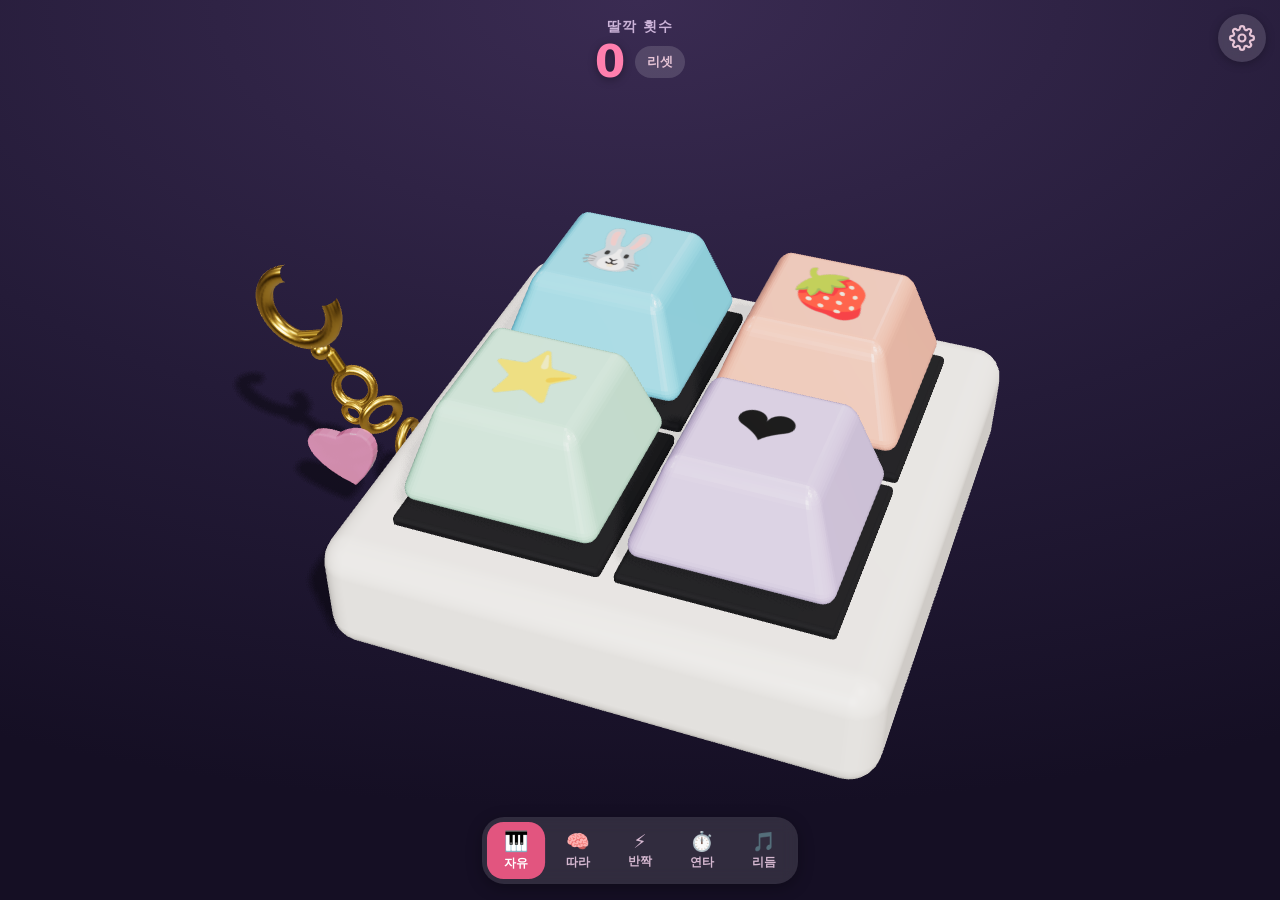
<file: index.html>
<!DOCTYPE html>
<html lang="ko">
<head>
<meta charset="utf-8">
<meta name="viewport" content="width=device-width, initial-scale=1, viewport-fit=cover, user-scalable=no">
<meta name="theme-color" content="#241b38">
<title>키캡 키링 — 딸깍딸깍</title>
<link rel="icon" href="favicon.svg" type="image/svg+xml">
<link rel="apple-touch-icon" href="icons/icon-192.png">
<link rel="manifest" href="manifest.webmanifest">
<link rel="stylesheet" href="css/base.css">
<link rel="stylesheet" href="css/keycap.css">
<link rel="stylesheet" href="css/ui.css">
</head>
<body>

<div class="counter-wrap">
  <div class="counter-label">딸깍 횟수</div>
  <div class="counter-line">
    <div id="counter" class="counter" aria-live="polite">0</div>
    <button id="resetBtn" class="reset-mini" aria-label="카운터 초기화">리셋</button>
  </div>
</div>

<!-- 게임 HUD -->
<div id="gameHud" class="game-hud" hidden>
  <div id="hudBig"></div>
  <div id="hudSub"></div>
  <button id="startBtn" class="start-btn" hidden>▶ 시작!</button>
</div>
<!-- 연타 랭킹 (연타 모드 동안 화면 오른쪽에 상시 표시) -->
<aside id="hudRank" class="hud-rank" hidden></aside>

<!-- 키캡을 누르는 히트 영역 전체 (Three.js 캔버스) -->
<main id="stage" aria-label="키캡 키링 장난감">
  <canvas id="toy" aria-hidden="true"></canvas>
</main>

<!-- 게임 모드 선택 바 -->
<nav id="modeBar" class="mode-bar" aria-label="게임 모드">
  <button data-mode="free" class="selected"><span class="mi">🎹</span><span>자유</span></button>
  <button data-mode="simon"><span class="mi">🧠</span><span>따라</span></button>
  <button data-mode="mole"><span class="mi">⚡</span><span>반짝</span></button>
  <button data-mode="speed"><span class="mi">⏱️</span><span>연타</span></button>
  <button data-mode="rhythm"><span class="mi">🎵</span><span>리듬</span></button>
</nav>

<!-- 설정 버튼 -->
<button id="settingsBtn" class="settings-btn" aria-label="설정 열기">
  <svg viewBox="0 0 24 24" width="26" height="26" fill="none" stroke="currentColor" stroke-width="2" stroke-linecap="round" stroke-linejoin="round">
    <circle cx="12" cy="12" r="3.2"/>
    <path d="M19.4 15a1.7 1.7 0 0 0 .34 1.87l.06.06a2 2 0 1 1-2.83 2.83l-.06-.06a1.7 1.7 0 0 0-1.87-.34 1.7 1.7 0 0 0-1 1.55V21a2 2 0 1 1-4 0v-.09a1.7 1.7 0 0 0-1-1.55 1.7 1.7 0 0 0-1.87.34l-.06.06a2 2 0 1 1-2.83-2.83l.06-.06a1.7 1.7 0 0 0 .34-1.87 1.7 1.7 0 0 0-1.55-1H3a2 2 0 1 1 0-4h.09a1.7 1.7 0 0 0 1.55-1 1.7 1.7 0 0 0-.34-1.87l-.06-.06a2 2 0 1 1 2.83-2.83l.06.06a1.7 1.7 0 0 0 1.87.34h.09a1.7 1.7 0 0 0 1-1.55V3a2 2 0 1 1 4 0v.09a1.7 1.7 0 0 0 1 1.55 1.7 1.7 0 0 0 1.87-.34l.06-.06a2 2 0 1 1 2.83 2.83l-.06.06a1.7 1.7 0 0 0-.34 1.87v.09a1.7 1.7 0 0 0 1.55 1H21a2 2 0 1 1 0 4h-.09a1.7 1.7 0 0 0-1.55 1z"/>
  </svg>
</button>

<!-- 설정 바텀 시트 -->
<div id="sheetBackdrop" class="sheet-backdrop" hidden></div>
<section id="sheet" class="sheet" hidden aria-label="설정">
  <div class="sheet-handle"></div>

  <h2>배치</h2>
  <div id="layoutPicker" class="layout-picker">
    <button class="layout-card" data-layout="row"><span class="layout-icon">▭▭▭▭</span><b>일렬</b><small>1×4</small></button>
    <button class="layout-card" data-layout="grid"><span class="layout-icon">▣</span><b>사각형</b><small>2×2</small></button>
  </div>

  <h2>스위치</h2>
  <div id="switchPicker" class="switch-picker">
    <button class="switch-card" data-switch="blue"><span class="stem-dot" style="--dot:#2f9dff"></span><b>청축</b><small>찰칵찰칵</small></button>
    <button class="switch-card" data-switch="brown"><span class="stem-dot" style="--dot:#9d7362"></span><b>갈축</b><small>톡톡</small></button>
    <button class="switch-card" data-switch="red"><span class="stem-dot" style="--dot:#ff5f5f"></span><b>적축</b><small>부드러움</small></button>
  </div>

  <h2>꾸밀 키 고르기</h2>
  <div id="keyTabs" class="key-tabs"></div>

  <h2>키캡 색상</h2>
  <div id="colorPicker" class="swatch-row"></div>

  <h2>도안 고르기</h2>
  <div id="designPicker" class="design-grid"></div>

  <h2>직접 만들기</h2>
  <div class="custom-row">
    <input id="customText" type="text" maxlength="2" placeholder="이름 (2글자)" autocomplete="off">
    <div id="textColorPicker" class="swatch-row small"></div>
  </div>

  <h2>LED 불빛</h2>
  <div id="ledPicker" class="swatch-row"></div>

  <h2>효과</h2>
  <div class="toggle-row">
    <label class="toggle"><input id="soundToggle" type="checkbox" checked><span></span> 소리</label>
    <label class="toggle" id="hapticsRow"><input id="hapticsToggle" type="checkbox" checked><span></span> 진동</label>
  </div>
  <p class="hint">📱 아이폰은 무음 모드에서 소리가 나지 않아요. 무음 스위치를 꺼 주세요!</p>
</section>

<script type="module" src="js/main.js"></script>
</body>
</html>
</file>
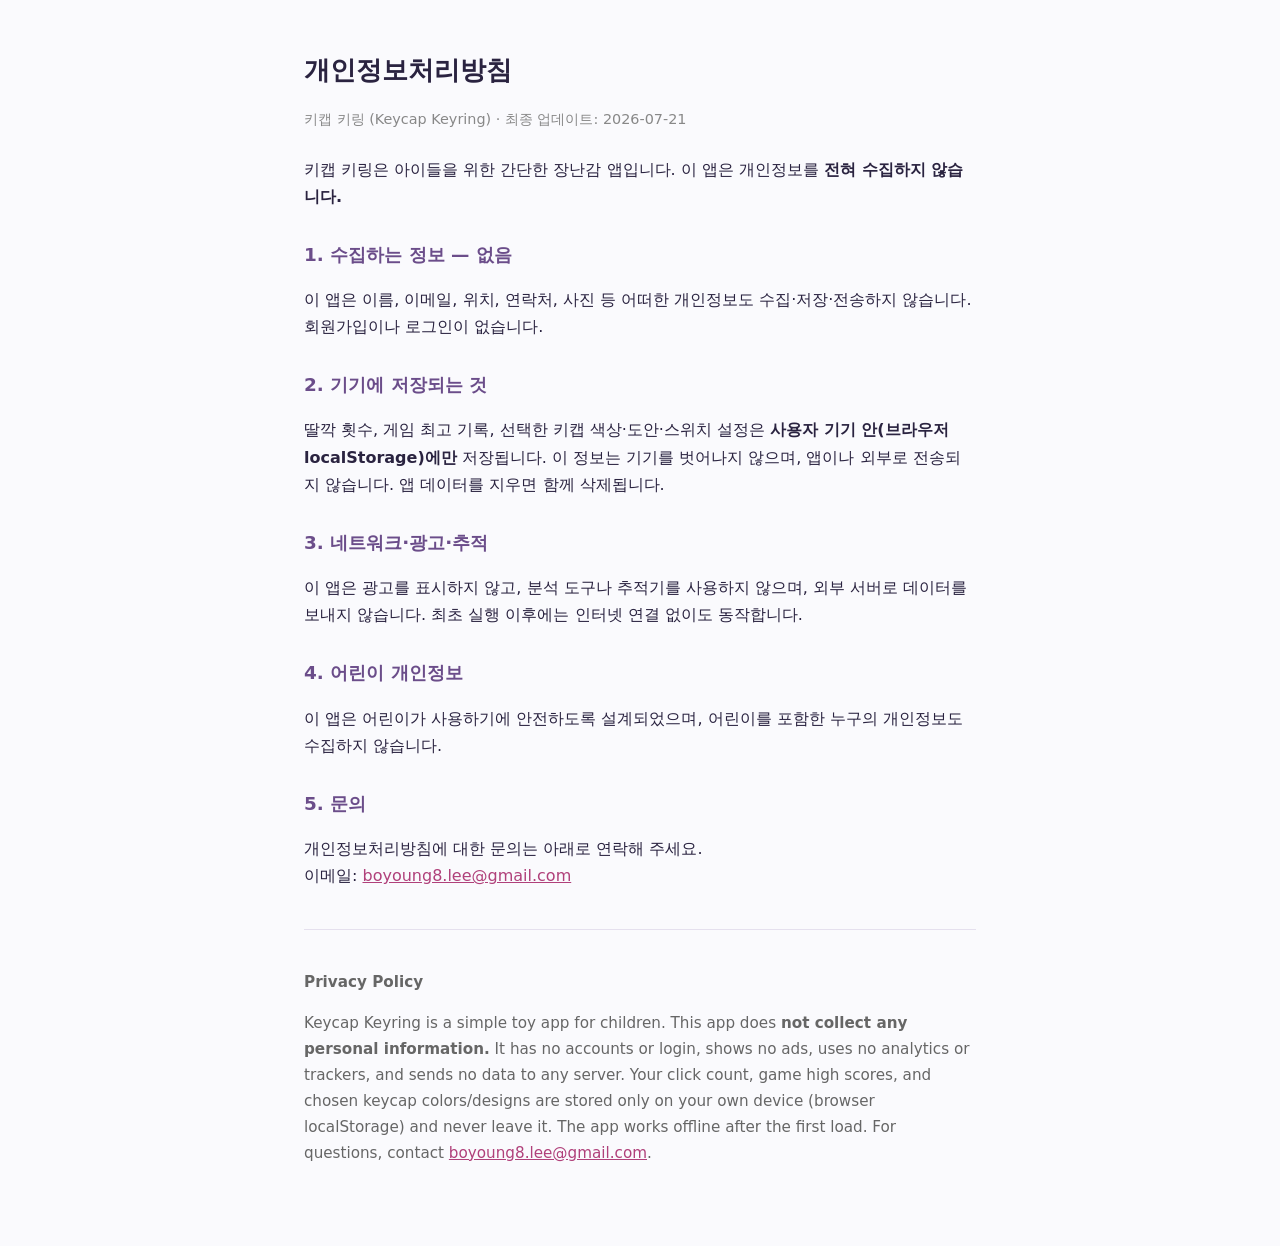
<file: privacy.html>
<!DOCTYPE html>
<html lang="ko">
<head>
<meta charset="utf-8">
<meta name="viewport" content="width=device-width, initial-scale=1">
<title>개인정보처리방침 — 키캡 키링</title>
<style>
  body { max-width: 42rem; margin: 0 auto; padding: 2rem 1.2rem 4rem;
    font-family: "Apple SD Gothic Neo", "Noto Sans KR", system-ui, sans-serif;
    line-height: 1.7; color: #2a2340; background: #fafafd; }
  h1 { font-size: 1.6rem; margin-bottom: .3rem; }
  h2 { font-size: 1.15rem; margin: 1.8rem 0 .5rem; color: #6b4d8a; }
  .updated { color: #888; font-size: .9rem; margin-bottom: 1.5rem; }
  ul { padding-left: 1.2rem; }
  a { color: #b0407a; }
  .en { color: #666; font-size: .95rem; }
</style>
</head>
<body>
  <h1>개인정보처리방침</h1>
  <p class="updated">키캡 키링 (Keycap Keyring) · 최종 업데이트: 2026-07-21</p>

  <p>키캡 키링은 아이들을 위한 간단한 장난감 앱입니다. 이 앱은 개인정보를 <strong>전혀 수집하지 않습니다.</strong></p>

  <h2>1. 수집하는 정보 — 없음</h2>
  <p>이 앱은 이름, 이메일, 위치, 연락처, 사진 등 어떠한 개인정보도 수집·저장·전송하지 않습니다. 회원가입이나 로그인이 없습니다.</p>

  <h2>2. 기기에 저장되는 것</h2>
  <p>딸깍 횟수, 게임 최고 기록, 선택한 키캡 색상·도안·스위치 설정은 <strong>사용자 기기 안(브라우저 localStorage)에만</strong> 저장됩니다. 이 정보는 기기를 벗어나지 않으며, 앱이나 외부로 전송되지 않습니다. 앱 데이터를 지우면 함께 삭제됩니다.</p>

  <h2>3. 네트워크·광고·추적</h2>
  <p>이 앱은 광고를 표시하지 않고, 분석 도구나 추적기를 사용하지 않으며, 외부 서버로 데이터를 보내지 않습니다. 최초 실행 이후에는 인터넷 연결 없이도 동작합니다.</p>

  <h2>4. 어린이 개인정보</h2>
  <p>이 앱은 어린이가 사용하기에 안전하도록 설계되었으며, 어린이를 포함한 누구의 개인정보도 수집하지 않습니다.</p>

  <h2>5. 문의</h2>
  <p>개인정보처리방침에 대한 문의는 아래로 연락해 주세요.<br>
  이메일: <a href="mailto:boyoung8.lee@gmail.com">boyoung8.lee@gmail.com</a></p>

  <hr style="margin:2.5rem 0; border:none; border-top:1px solid #e5e0ee;">

  <h1 class="en">Privacy Policy</h1>
  <p class="en">Keycap Keyring is a simple toy app for children. This app does <strong>not collect any personal information.</strong> It has no accounts or login, shows no ads, uses no analytics or trackers, and sends no data to any server. Your click count, game high scores, and chosen keycap colors/designs are stored only on your own device (browser localStorage) and never leave it. The app works offline after the first load. For questions, contact <a href="mailto:boyoung8.lee@gmail.com">boyoung8.lee@gmail.com</a>.</p>
</body>
</html>
</file>
<file: css/base.css>
/* 리셋 + 뷰포트 잠금 */
*, *::before, *::after { box-sizing: border-box; margin: 0; padding: 0; }

:root {
  /* JS가 상태에 따라 갱신하는 테마 변수 */
  --cap-face: #f6f4ee;
  --cap-side: #d9d4c7;
  --led-color: #ffd166;
  --travel: 13px;
}

html, body {
  height: 100%;
  overscroll-behavior: none;
}

body {
  position: fixed;           /* 스크롤/당겨서 새로고침 완전 차단 */
  inset: 0;
  overflow: hidden;
  touch-action: none;
  user-select: none;
  -webkit-user-select: none;
  -webkit-touch-callout: none;
  -webkit-tap-highlight-color: transparent;
  font-family: "Pretendard", "Apple SD Gothic Neo", "Noto Sans KR", system-ui, sans-serif;
  background:
    radial-gradient(120% 90% at 50% 0%, #3a2b52 0%, #241b38 55%, #150f24 100%);
  color: #f0dce8;
}

button {
  font: inherit;
  color: inherit;
  background: none;
  border: none;
  cursor: pointer;
  -webkit-tap-highlight-color: transparent;
}

input { font: inherit; }

/* 게임 톤다운: 배경도 함께 어두워짐 (캔버스 뒤 오버레이) */
body::before {
  content: "";
  position: fixed;
  inset: 0;
  background: #0b0715;
  opacity: 0;
  transition: opacity 450ms ease;
  pointer-events: none;
  z-index: 0;
}
body.game-dim::before { opacity: 0.55; }
#stage { z-index: 1; }
</file>
<file: css/keycap.css>
/* 장난감 무대 (Three.js 캔버스) */
#stage {
  position: fixed;
  inset: 0;
  touch-action: none;
}

#toy {
  display: block;
  width: 100%;
  height: 100%;
  touch-action: none;
}
</file>
<file: css/ui.css>
/* ── 카운터 ── */
.counter-wrap {
  position: fixed;
  top: max(18px, env(safe-area-inset-top));
  left: 0; right: 0;
  text-align: center;
  pointer-events: none;
  z-index: 5;
}
.counter-label {
  font-size: 14px;
  font-weight: 600;
  color: #cbb3d8;
  letter-spacing: 0.06em;
}
.counter-line {
  display: flex;
  align-items: center;
  justify-content: center;
  gap: 10px;
}
.counter {
  font-size: 44px;
  font-weight: 800;
  font-variant-numeric: tabular-nums;
  color: #ff7fae;
  text-shadow: 0 2px 8px rgba(0, 0, 0, 0.35);
}
.reset-mini {
  pointer-events: auto;
  height: 32px;
  padding: 0 12px;
  border-radius: 16px;
  background: rgba(255, 255, 255, 0.14);
  color: #e6c4d6;
  font-size: 13px;
  font-weight: 700;
  transition: background 120ms;
}
.reset-mini:active { background: rgba(255, 255, 255, 0.3); }
.counter.pop { animation: pop 130ms ease-out; }
@keyframes pop {
  0% { transform: scale(1); }
  40% { transform: scale(1.16); }
  100% { transform: scale(1); }
}

/* ── 게임 HUD ── */
.game-hud {
  position: fixed;
  top: calc(max(18px, env(safe-area-inset-top)) + 96px);
  left: 0; right: 0;
  text-align: center;
  pointer-events: none;
  z-index: 5;
}
#hudBig {
  font-size: 25px;
  font-weight: 800;
  color: #ffeef6;
  text-shadow: 0 2px 8px rgba(0, 0, 0, 0.4);
}
#hudSub {
  font-size: 14px;
  font-weight: 600;
  color: #cbb3d8;
  margin-top: 2px;
}
.start-btn {
  pointer-events: auto;
  margin-top: 14px;
  padding: 13px 36px;
  border-radius: 26px;
  background: #e2557f;
  color: #fff;
  font-size: 19px;
  font-weight: 800;
  box-shadow: 0 4px 16px rgba(226, 85, 127, 0.5);
  transition: transform 100ms;
}
.start-btn:active { transform: scale(0.94); }

/* 연타 랭킹: 화면 오른쪽 가장자리에 상시 표시 (장난감을 가리지 않게 작게) */
.hud-rank {
  position: fixed;
  right: 8px;
  top: 31%;
  z-index: 6;
  padding: 9px 12px;
  border-radius: 14px;
  background: rgba(255, 255, 255, 0.1);
  backdrop-filter: blur(6px);
  -webkit-backdrop-filter: blur(6px);
  font-size: 13px;
  font-weight: 700;
  color: #ffeef6;
  line-height: 1.75;
  text-align: left;
  font-variant-numeric: tabular-nums;
  pointer-events: none;
}
.hud-rank b {
  display: block;
  font-size: 11px;
  color: #cbb3d8;
  letter-spacing: 0.05em;
  margin-bottom: 2px;
}

/* ── 게임 모드 바 ── */
.mode-bar {
  position: fixed;
  left: 50%;
  transform: translateX(-50%);
  bottom: max(16px, env(safe-area-inset-bottom));
  display: flex;
  gap: 6px;
  padding: 6px;
  border-radius: 22px;
  background: rgba(255, 255, 255, 0.12);
  backdrop-filter: blur(8px);
  -webkit-backdrop-filter: blur(8px);
  box-shadow: 0 4px 16px rgba(0, 0, 0, 0.3);
  z-index: 20;
}
.mode-bar button {
  display: flex;
  flex-direction: column;
  align-items: center;
  gap: 1px;
  min-width: 56px;
  padding: 7px 6px;
  border-radius: 16px;
  font-size: 12px;
  font-weight: 700;
  color: #d5b8d0;
  transition: background 120ms, color 120ms, transform 100ms;
}
.mode-bar button .mi { font-size: 19px; }
.mode-bar button.selected {
  background: #e2557f;
  color: #fff;
  transform: scale(1.04);
}

/* ── 설정 버튼 ── */
.settings-btn {
  position: fixed;
  top: max(14px, env(safe-area-inset-top));
  right: 14px;
  width: 48px; height: 48px;
  border-radius: 50%;
  display: grid;
  place-items: center;
  background: rgba(255, 255, 255, 0.14);
  backdrop-filter: blur(6px);
  -webkit-backdrop-filter: blur(6px);
  box-shadow: 0 2px 10px rgba(0, 0, 0, 0.25);
  color: #e6c4d6;
  z-index: 20;
  transition: transform 120ms ease;
}
.settings-btn:active { transform: rotate(30deg) scale(0.92); }

/* ── 바텀 시트 ── */
.sheet-backdrop {
  position: fixed;
  inset: 0;
  background: rgba(60, 30, 45, 0.35);
  z-index: 30;
  opacity: 0;
  transition: opacity 220ms ease;
}
.sheet-backdrop.open { opacity: 1; }

.sheet {
  position: fixed;
  left: 0; right: 0; bottom: 0;
  max-height: 78vh;
  overflow-y: auto;
  touch-action: pan-y;
  background: #fffafc;
  border-radius: 22px 22px 0 0;
  box-shadow: 0 -8px 30px rgba(120, 60, 90, 0.25);
  padding: 10px 20px calc(24px + env(safe-area-inset-bottom));
  z-index: 31;
  transform: translateY(100%);
  transition: transform 250ms cubic-bezier(0.2, 0.9, 0.3, 1);
  user-select: none;
  -webkit-user-select: none;
}
.sheet.open { transform: translateY(0); }

.sheet-handle {
  width: 44px; height: 5px;
  border-radius: 3px;
  background: #e5c9d6;
  margin: 6px auto 4px;
}
.sheet h2 {
  font-size: 14px;
  font-weight: 700;
  color: #b06a88;
  margin: 18px 0 8px;
}
.hint {
  font-size: 12px;
  color: #b99;
  margin-top: 8px;
}

/* 배치 카드 */
.layout-picker { display: flex; gap: 8px; }
.layout-card {
  flex: 1;
  display: flex;
  flex-direction: column;
  align-items: center;
  gap: 2px;
  padding: 10px 4px;
  border-radius: 14px;
  background: #fff;
  border: 2px solid #f0dbe5;
  transition: border-color 120ms, background 120ms;
}
.layout-card.selected { border-color: #e2557f; background: #fff0f5; }
.layout-card b { font-size: 15px; }
.layout-card small { font-size: 11px; opacity: 0.6; }
.layout-icon { font-size: 15px; letter-spacing: -1px; color: #b06a88; }

/* 꾸밀 키 선택 탭 */
.key-tabs { display: flex; gap: 8px; }
.key-tab {
  flex: 1;
  display: flex;
  flex-direction: column;
  align-items: center;
  gap: 2px;
  padding: 8px 2px;
  border-radius: 14px;
  background: #fff;
  border: 2px solid #f0dbe5;
  border-top: 5px solid var(--tab-color, #eef2fb);
  transition: border-color 120ms, background 120ms, transform 100ms;
}
.key-tab.selected { border-color: #e2557f; border-top-color: var(--tab-color, #eef2fb); background: #fff0f5; transform: scale(1.05); }
.key-tab small { font-size: 10px; font-weight: 700; color: #b06a88; }
.key-tab span { font-size: 20px; font-weight: 700; line-height: 1.2; max-width: 100%; overflow: hidden; text-overflow: ellipsis; white-space: nowrap; }

/* 스위치 카드 */
.switch-picker { display: flex; gap: 8px; }
.switch-card {
  flex: 1;
  display: flex;
  flex-direction: column;
  align-items: center;
  gap: 2px;
  padding: 10px 4px;
  border-radius: 14px;
  background: #fff;
  border: 2px solid #f0dbe5;
  transition: border-color 120ms, background 120ms;
}
.switch-card.selected { border-color: #e2557f; background: #fff0f5; }
.switch-card b { font-size: 15px; }
.switch-card small { font-size: 11px; opacity: 0.6; }
.stem-dot {
  width: 18px; height: 18px;
  border-radius: 5px;
  background: var(--dot);
  position: relative;
  margin-bottom: 4px;
}
.stem-dot::before, .stem-dot::after {
  content: "";
  position: absolute;
  background: rgba(255, 255, 255, 0.85);
  left: 50%; top: 50%;
}
.stem-dot::before { width: 3px; height: 12px; transform: translate(-50%, -50%); }
.stem-dot::after  { width: 12px; height: 3px; transform: translate(-50%, -50%); }

/* 색상 스와치 */
.swatch-row { display: flex; flex-wrap: wrap; gap: 10px; }
.swatch-row.small { gap: 7px; }
.swatch {
  width: 40px; height: 40px;
  border-radius: 50%;
  border: 3px solid transparent;
  background: var(--sw);
  box-shadow: inset 0 -3px 6px rgba(0,0,0,0.12), inset 0 3px 6px rgba(255,255,255,0.5);
  transition: transform 100ms, border-color 100ms;
}
.swatch-row.small .swatch { width: 30px; height: 30px; }
.swatch.selected { border-color: #e2557f; transform: scale(1.12); }
.swatch.led-off-swatch { background: #eee; display: grid; place-items: center; font-size: 16px; }

/* 도안 그리드 */
.design-grid {
  display: grid;
  grid-template-columns: repeat(6, 1fr);
  gap: 8px;
}
.design-cell {
  aspect-ratio: 1;
  border-radius: 12px;
  background: #fff;
  border: 2px solid #f0dbe5;
  font-size: 26px;
  display: grid;
  place-items: center;
  overflow: hidden;
  transition: border-color 120ms, transform 100ms;
}
.design-cell.selected { border-color: #e2557f; transform: scale(1.08); }
.design-cell svg { width: 100%; height: 100%; display: block; }

/* 직접 만들기 */
.custom-row { display: flex; align-items: center; gap: 12px; }
#customText {
  width: 110px;
  padding: 10px 12px;
  border-radius: 12px;
  border: 2px solid #f0dbe5;
  background: #fff;
  font-size: 18px;
  font-weight: 700;
  text-align: center;
  outline: none;
  user-select: text;
  -webkit-user-select: text;
}
#customText:focus { border-color: #e2557f; }

/* 토글 */
.toggle-row { display: flex; gap: 20px; }
.toggle {
  display: flex;
  align-items: center;
  gap: 8px;
  font-weight: 600;
  font-size: 15px;
}
.toggle input { display: none; }
.toggle span {
  width: 46px; height: 27px;
  border-radius: 14px;
  background: #e8d5de;
  position: relative;
  transition: background 150ms;
}
.toggle span::after {
  content: "";
  position: absolute;
  top: 3px; left: 3px;
  width: 21px; height: 21px;
  border-radius: 50%;
  background: #fff;
  box-shadow: 0 1px 4px rgba(0,0,0,0.2);
  transition: left 150ms;
}
.toggle input:checked + span { background: #e2557f; }
.toggle input:checked + span::after { left: 22px; }

/* 카운터 행 */
.counter-row {
  display: flex;
  align-items: center;
  justify-content: space-between;
}
#sheetCount { font-size: 26px; font-weight: 800; color: #e2557f; }
.reset-btn {
  padding: 9px 16px;
  border-radius: 12px;
  background: #ffe6ef;
  color: #d24a74;
  font-weight: 700;
  font-size: 14px;
  transition: background 120ms;
}
.reset-btn.confirm { background: #d24a74; color: #fff; }
</file>
